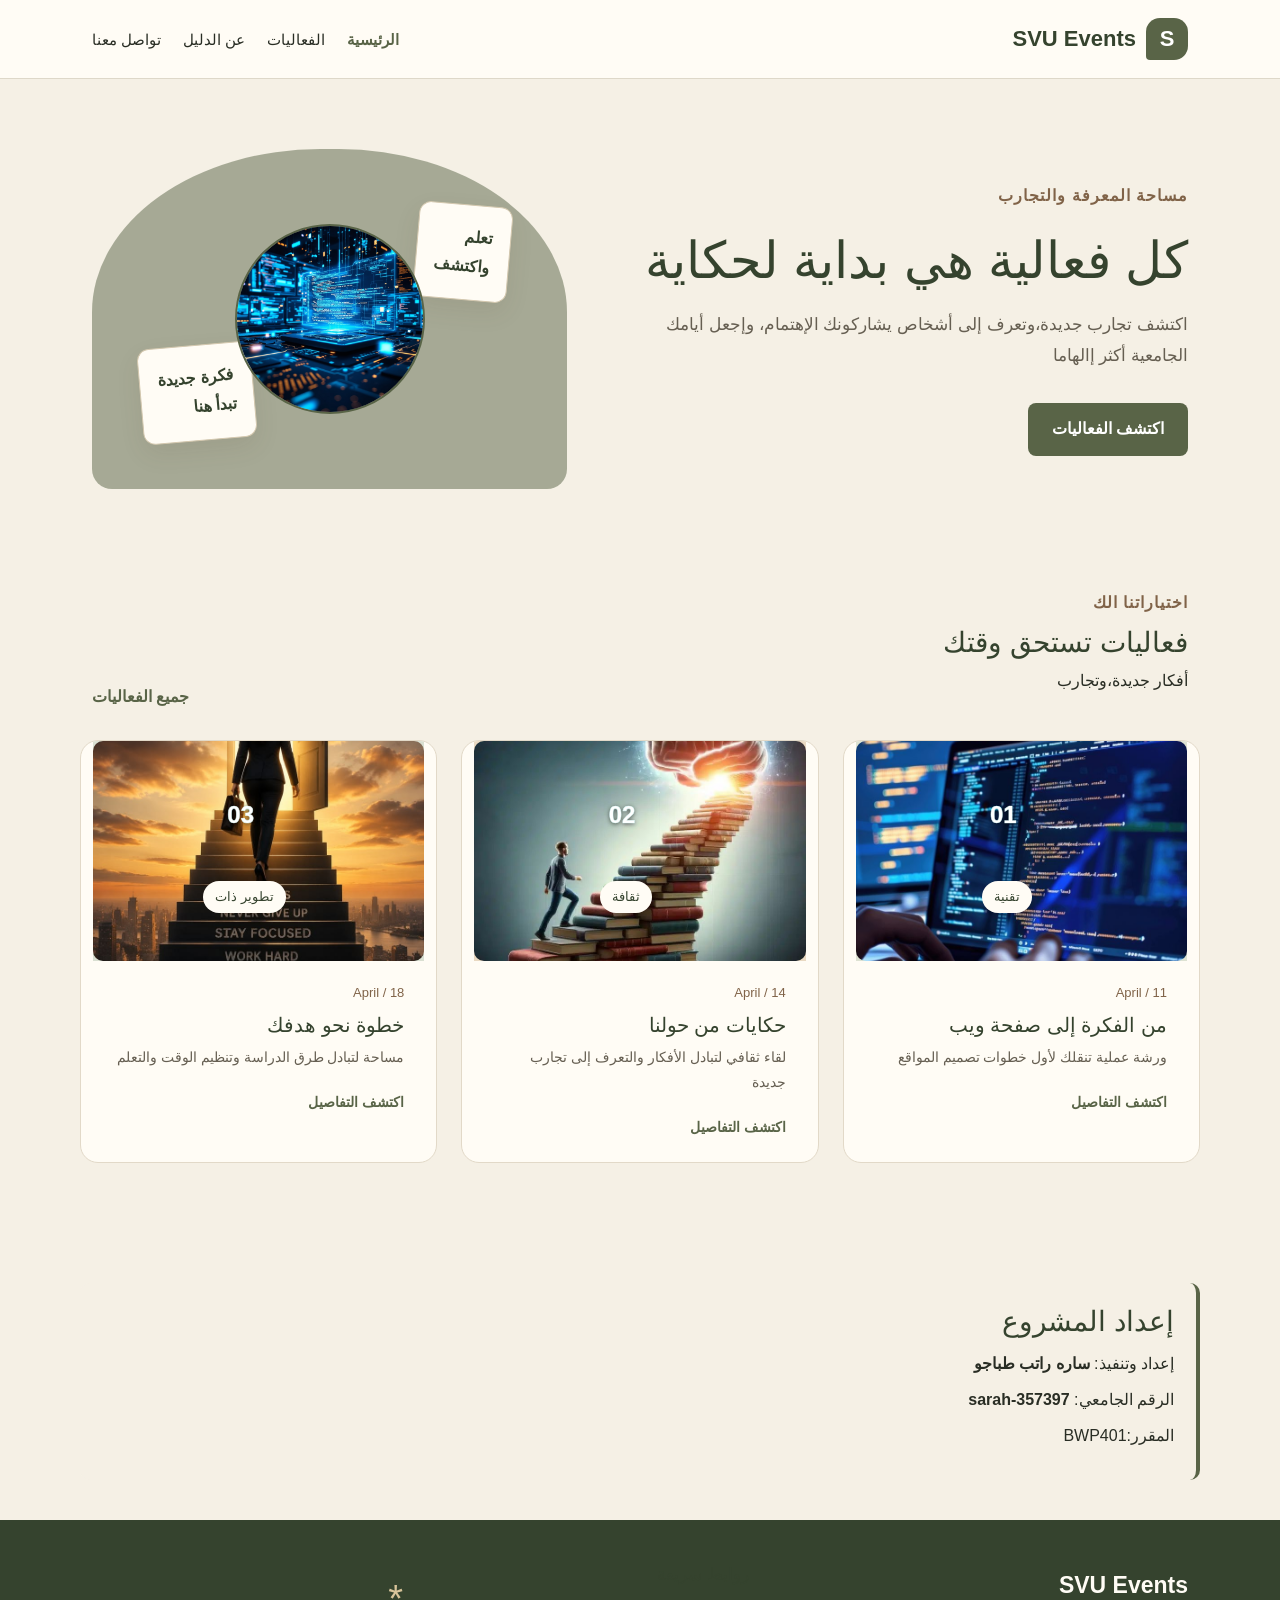
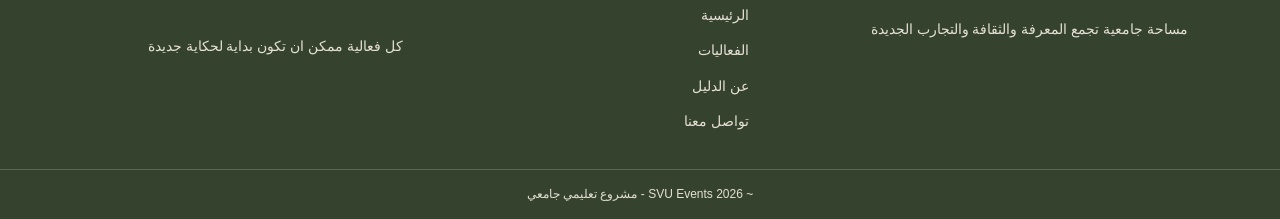
<file: index.html>
<!DOCTYPE html>
<html lang="ar" dir="rtl">
<head>
    <meta charset="UTF-8">                   
    <meta  name="viewport"
    content="width = device-width, initial-scale =1.0">
    <title> دليل فعاليات الجامعة الافتراضية </title>
    <link href="https://cdn.jsdelivr.net/npm/bootstrap@5.3.3/dist/css/bootstrap.min.css" rel="stylesheet">
    <link rel = "stylesheet" href="assets/css/styles.css">         <!--ربط ملف التنسيق-->
</head>
<body>
    <header class="site-header">
        <div class="container header-content">
            <a href="index.html" class="logo">
                <span class="logo-icon">S</span>
                <span>SVU Events</span>
            </a>

            <nav class="main-nav">
                <a href="index.html" class="active"> الرئيسية </a>
                <a href="events.html"> الفعاليات </a>
                <a href="about.html"> عن الدليل </a>
                <a href="contact.html"> تواصل معنا </a>
            </nav>
        </div>
    </header>

    <main>
        <section class="hero container">              <!--القسم الترحيبي-->
            <div class="hero-content">
                <span class="eyebrow"> مساحة المعرفة والتجارب </span>
                <h1> كل فعالية هي بداية لحكاية </h1>
                <p> اكتشف تجارب جديدة،وتعرف إلى أشخاص يشاركونك 
                    الإهتمام، وإجعل أيامك الجامعية أكثر إالهاما
                </p>
                <a href="events.html" class="primary-button"> اكتشف الفعاليات </a>
            </div>

            <div class="hero-art" aria-hidden="true">
                <div class="art-circle">
                    <img src="assets/img/hero-tech.jpg" alt="">
                </div>
                <div class="art-card art-card-one"> تعلم <br> واكتشف </div>
                <div class="art-card art-card-two"> فكرة جديدة <br> تبدأ هنا </div>
            </div>
        </section>

        <section class="featured container">         <!--عرض الفعاليات-->
            <div  class="section-heading">
                <div>
                    <span class="eyebrow"> اختياراتنا الك </span>
                    <h2> فعاليات تستحق وقتك </h2>
                    <p>  أفكار جديدة،وتجارب </p>
                </div>
                <a href="events.html" class="text-link">  جميع الفعاليات </a>
            </div>
            <div class="event-grid  row g-4">
              <article class="event-card">
                <div class="event-visual visual-tech">
                    <img src="assets/img/event1.jpg" alt="فعالية تقنية عن تصميم صفحات الويب" class="event-image">
                    <span class="event-number"> 01 </span>
                    <span class="event-label"> تقنية </span>
                </div>

                <div class="event-info">
                    <p class="event-date"> 11 / April </p>
                    <h3> من الفكرة إلى صفحة ويب </h3>
                    <p>  ورشة عملية تنقلك لأول خطوات تصميم المواقع </p>
                    <a href="event.html?id=1" class="card-link"> اكتشف التفاصيل </a>
                </div>
              </article>  

              <article class="event-card">
                <div class="event-visual visual-culture">
                    <img src="assets/img/event2.jpg" alt="فعالية ثقافية عن الحكايات" class="event-image">
                    <span class="event-number"> 02 </span>
                    <span class="event-label"> ثقافة </span>
                </div>

                <div class="event-info">
                    <p class="event-date"> 14 / April </p>
                    <h3> حكايات من حولنا </h3>
                    <p> لقاء ثقافي لتبادل الأفكار والتعرف إلى تجارب جديدة </p>
                    <a href="event.html?id=2" class="card-link"> اكتشف التفاصيل </a>
                </div>
              </article> 

              <article class="event-card">
                <div class="event-visual visual-learning">
                    <img src="assets/img/event3.jpg" alt="فعالية تطوير الذات وتحقيق الأهداف" class="event-image">
                    <span class="event-number"> 03 </span>
                    <span class="event-label"> تطوير ذات </span>
                </div>

                <div class="event-info">
                    <p class="event-date"> 18 / April </p>
                    <h3> خطوة نحو هدفك </h3>
                    <p>  مساحة لتبادل طرق الدراسة وتنظيم الوقت والتعلم </p>
                    <a href="event.html?id=3" class="card-link"> اكتشف التفاصيل </a>
                </div>
              </article> 

            </div>
        </section>

        <section class="project-owner container">                   <!--بياناتي-->  
            <h2> إعداد المشروع</h2>
            <p> إعداد وتنفيذ: <strong> ساره راتب طباجو</strong></p>
            <p> الرقم الجامعي: <strong> sarah-357397 </strong></p>
            <p> المقرر:BWP401</p>
        </section>
    </main>

    <footer class="site-footer">                     <!--تذييل الصفحة-->
        <div class="container footer-content">
            <div class="footer-about">
                <a href="index.html" class="footer-logo">SVU Events </a>
                <p>  مساحة جامعية تجمع المعرفة والثقافة والتجارب الجديدة </p>
            </div>

            <div class="footer-links">
                <h3> روابط سريعة</h3>
                <a href="index.html">  الرئيسية </a>
                <a href="events.html"> الفعاليات </a>
                <a href="about.html"> عن الدليل </a>
                <a href="contact.html"> تواصل معنا </a>
            </div>

            <div class="footer-note">
                <span class="footer-decoration">*</span>
                <p>   كل فعالية ممكن ان تكون بداية لحكاية جديدة </p>
            </div>

        </div>

        <div class="footer-bottom">                        <!--حقوق المشروع والمعلومات-->
            <p>~ 2026 SVU Events - مشروع تعليمي جامعي </p>
        </div>
    </footer>

    <script src="assets/js/main.js"></script>
</body>    
</html>
</file>
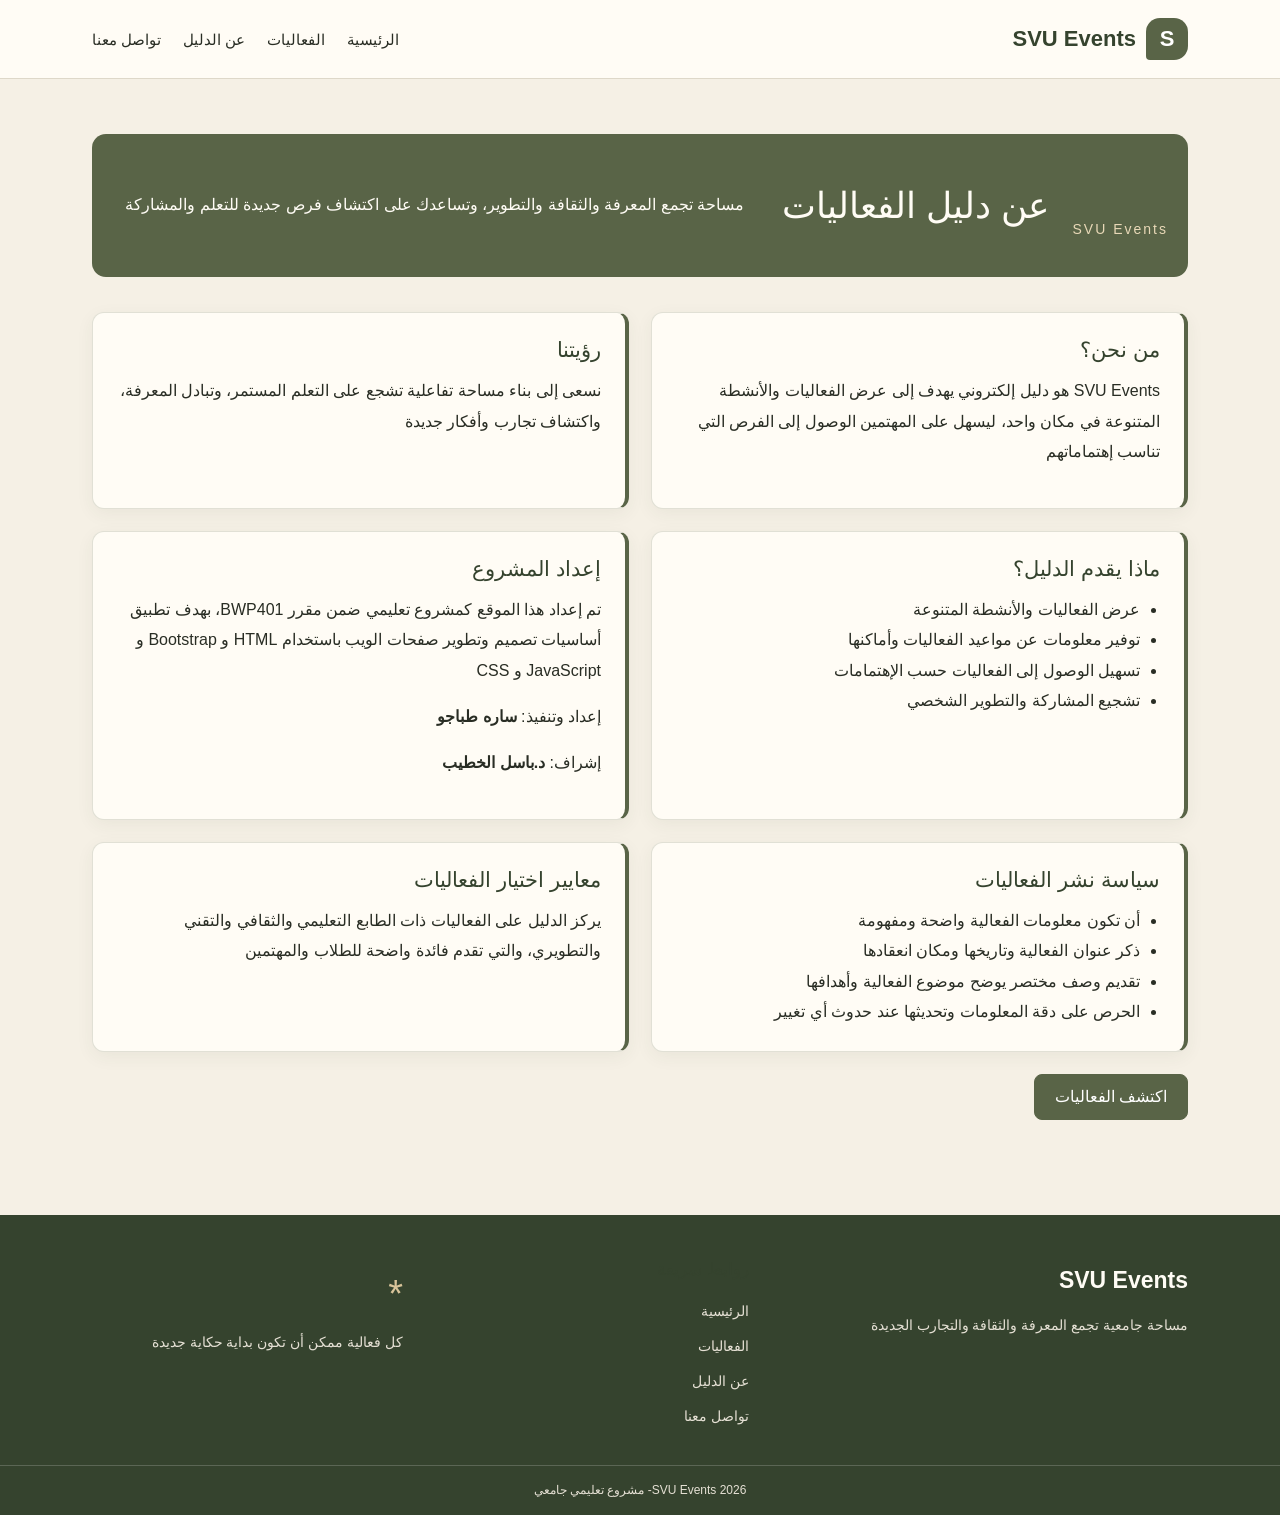
<file: about.html>
<!DOCTYPE html>
<html lang="ar" dir="rtl">
<head>
    <meta charset="UTF-8">
    <meta  name="viewport"
    content="width = device-width, initial-scale =1.0">
    <title>  عن الدليل | SVU Events </title>
    <link href="https://cdn.jsdelivr.net/npm/bootstrap@5.3.3/dist/css/bootstrap.min.css" rel="stylesheet">
    <link rel = "stylesheet" href="assets/css/styles.css">
</head>
<body>                          <!--التعريف بالدليل-->
    <header class="site-header">
        <div class="container header-content">
            <a href="index.html" class="logo">
                <span class="logo-icon">S</span>
                <span> SVU Events </span>  </a>
            <nav class="main-nav">
                <a href="index.html"> الرئيسية </a>
                <a href="events.html"> الفعاليات </a>
                <a href="about.html"> عن الدليل </a>
                <a href="contact.html"> تواصل معنا </a>
            </nav>
        </div>
    </header>

    <main class="container"> 
        <section class="about-page">
            <div class="section-heading">
                <span> SVU Events </span>
                <h1> عن دليل الفعاليات </h1>
                <p> مساحة تجمع المعرفة والثقافة والتطوير، 
                    وتساعدك على اكتشاف فرص جديدة للتعلم والمشاركة
                </p>
            </div>

            <div class="about-content">
                <div class="about-section">
                    <h2> من نحن؟ </h2>
                    <p> SVU Events هو دليل إلكتروني يهدف إلى عرض الفعاليات
                        والأنشطة المتنوعة في مكان واحد، ليسهل على المهتمين الوصول 
                        إلى الفرص التي تناسب إهتماماتهم
                    </p>
                </div>

                <div class="about-section">
                    <h2> رؤيتنا </h2>
                    <p> نسعى إلى بناء مساحة تفاعلية تشجع على التعلم المستمر،
                        وتبادل المعرفة، واكتشاف تجارب وأفكار جديدة
                    </p>
                </div>

                <div class="about-section">
                 <h2> ماذا يقدم الدليل؟ </h2>
                 <ul>
                    <li> عرض الفعاليات والأنشطة المتنوعة</li>
                     <li> توفير معلومات عن مواعيد الفعاليات وأماكنها</li>
                    <li> تسهيل الوصول إلى الفعاليات حسب الإهتمامات</li>
                    <li> تشجيع المشاركة والتطوير الشخصي</li>
                 </ul>
                </div>
                
                <div class="about-section">
                    <h2> إعداد المشروع </h2>
                    <p> تم إعداد هذا الموقع كمشروع تعليمي ضمن مقرر 
                        BWP401،
                        بهدف تطبيق أساسيات تصميم وتطوير صفحات الويب باستخدام
                        HTML و Bootstrap و JavaScript و CSS
                    </p>
                    <p> إعداد وتنفيذ: <strong> ساره طباجو </strong></p>
                    <p> إشراف: <strong> د.باسل الخطيب</strong></p>
                </div>

                <div class="about-section">
                    <h2> سياسة نشر الفعاليات</h2>
                    <ul> 
                        <li> أن تكون معلومات الفعالية واضحة ومفهومة </li>
                        <li> ذكر عنوان الفعالية وتاريخها ومكان انعقادها</li>
                        <li>  تقديم وصف مختصر يوضح موضوع الفعالية وأهدافها</li>
                        <li> الحرص على دقة المعلومات وتحديثها عند حدوث أي تغيير</li>
                    </ul>
                </div>

                <div class="about-section">
                    <h2> معايير اختيار الفعاليات</h2>
                    <p> يركز الدليل على الفعاليات ذات الطابع التعليمي والثقافي 
                        والتقني والتطويري، والتي تقدم فائدة واضحة للطلاب والمهتمين
                    </p>
                </div>
                
             <a href="events.html" class="btn"> اكتشف الفعاليات </a>

            </div>
        </section>
    </main>

    <footer class="site-footer">                                       <!--تذييل الصفحة-->
        <div class="container footer-content">
            <div class="footer-about">
                <a href="index.html" class="footer-logo">SVU Events</a>
                <p> مساحة جامعية تجمع المعرفة والثقافة والتجارب الجديدة </p>
            </div>

            <div class="footer-links">
                <h3> روابط سريعة </h3>
                <a href="index.html"> الرئيسية </a>
                <a href="events.html"> الفعاليات </a>
                <a href="about.html"> عن الدليل </a>
                <a href="contact.html"> تواصل معنا </a>
            </div>

            <div class="footer-note">
                <span class="footer-decoration">*</span>
                <p> كل فعالية ممكن أن تكون بداية حكاية جديدة </p>
            </div>
        </div>

        <div class="footer-bottom">
            <p> 2026 SVU Events- مشروع تعليمي جامعي</p>
        </div>
    </footer>
                                                        <!--ربط مكتبة بوت ستراب الخاصة بالتفاعلات-->
    <script src="https://cdn.jsdelivr.net/npm/bootstrap@5.3.3/dist/js/bootstrap.bundle.min.js"></script>
</body>
</html>
</file>
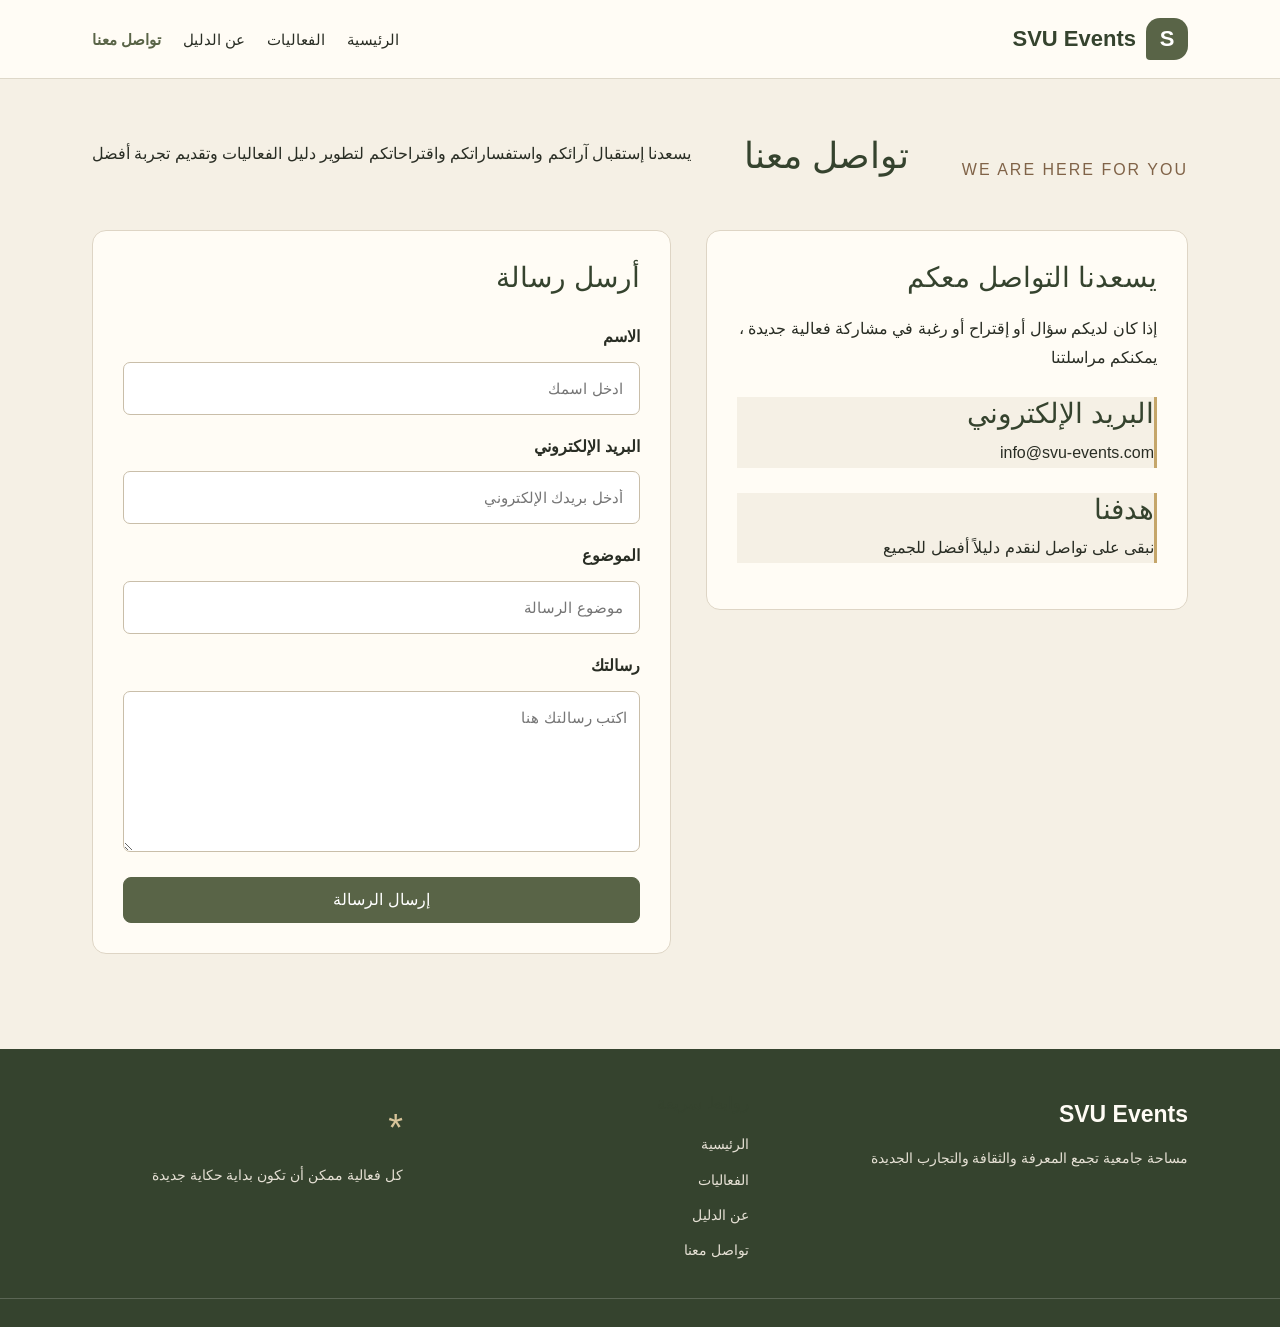
<file: contact.html>
<!DOCTYPE html>
<html lang="ar" dir="rtl">
<head>
    <meta charset="UTF-8">
    <meta  name="viewport"
    content="width = device-width, initial-scale =1.0">
    <title>   تواصل معنا | SVU Events </title>
    <link href="https://cdn.jsdelivr.net/npm/bootstrap@5.3.3/dist/css/bootstrap.min.css" rel="stylesheet">
    <link rel = "stylesheet" href="assets/css/styles.css">
</head>
<body> 

    <header class="site-header">
        <div class="container header-content">
            <a href="index.html" class="logo">
                <span class="logo-icon">S</span>
                <span>SVU Events</span>
            </a>

            <nav class="main-nav">
                <a href="index.html"> الرئيسية </a>
                <a href="events.html"> الفعاليات </a>
                <a href="about.html"> عن الدليل </a>
                <a href="contact.html" class="active"> تواصل معنا </a>
            </nav>
        </div>
    </header>

    <main class="container">  
        <section class="contact-page">
            <div class="section-heading">
                <span>WE ARE HERE FOR YOU </span>
                <h1> تواصل معنا </h1>
                <p> يسعدنا إستقبال آرائكم واستفساراتكم واقتراحاتكم
                    لتطوير دليل الفعاليات وتقديم تجربة أفضل
                </p>
            </div>

            <div class="contact-content">
                <div  class="contact-info">
                    <h2> يسعدنا التواصل معكم </h2>
                    <p> إذا كان لديكم سؤال أو إقتراح أو رغبة في 
                        مشاركة فعالية جديدة ، يمكنكم مراسلتنا </p>
                    <div class="contact-item"> 
                        <h3> البريد الإلكتروني</h3>
                        <p> info@svu-events.com</p>
                    </div>
                    <div class="contact-item"> 
                        <h3> هدفنا</h3>
                        <p> نبقى على تواصل لنقدم دليلاً أفضل للجميع</p>
                    </div>
                </div>

                <div class="contact-form">
                    <h2> أرسل رسالة </h2>
                    <form id="contactForm"> 
                        <label for="name"> الاسم </label>
                        <input type="text" id="name" name="name" placeholder=" ادخل اسمك" required>
                        <label for="email"> البريد الإلكتروني</label>
                        <input type="email" id="email" name="email" placeholder=" أدخل بريدك الإلكتروني" required>
                        <label for="subject"> الموضوع </label>
                        <input type="text" id="subject" name="subject" placeholder=" موضوع الرسالة " required>
                        <label for="message"> رسالتك </label>
                        <textarea id="message" name="message" rows="5" placeholder="اكتب رسالتك هنا" required></textarea>
                        <button type="submit" class="btn"> إرسال الرسالة</button>         <!--زر الإرسال-->
                        <div id="formMessage" class="alert d-none" role="alert" aria-live="polite"></div>          <!--مكان عرض النتيجة-->
                    </form>
                </div>
            </div>
        </section>
    </main>

    <footer class="site-footer">                                       <!--تذييل الصفحة-->
        <div class="container footer-content">
            <div class="footer-about">
                <a href="index.html" class="footer-logo">SVU Events</a>
                <p> مساحة جامعية تجمع المعرفة والثقافة والتجارب الجديدة </p>
            </div>
            <div class="footer-links">
                <h3> روابط سريعة </h3>
                <a href="index.html"> الرئيسية </a>
                <a href="events.html"> الفعاليات </a>
                <a href="about.html"> عن الدليل </a>
                <a href="contact.html"> تواصل معنا </a>
            </div>
            <div class="footer-note">
                <span class="footer-decoration">*</span>
                <p> كل فعالية ممكن أن تكون بداية حكاية جديدة </p>
            </div>
        </div>

        <div class="footer-bottom">
            <p> </p>
        </div>
    </footer>

    <script src="assets/js/contact.js"></script>  
</body>
</html>
</file>
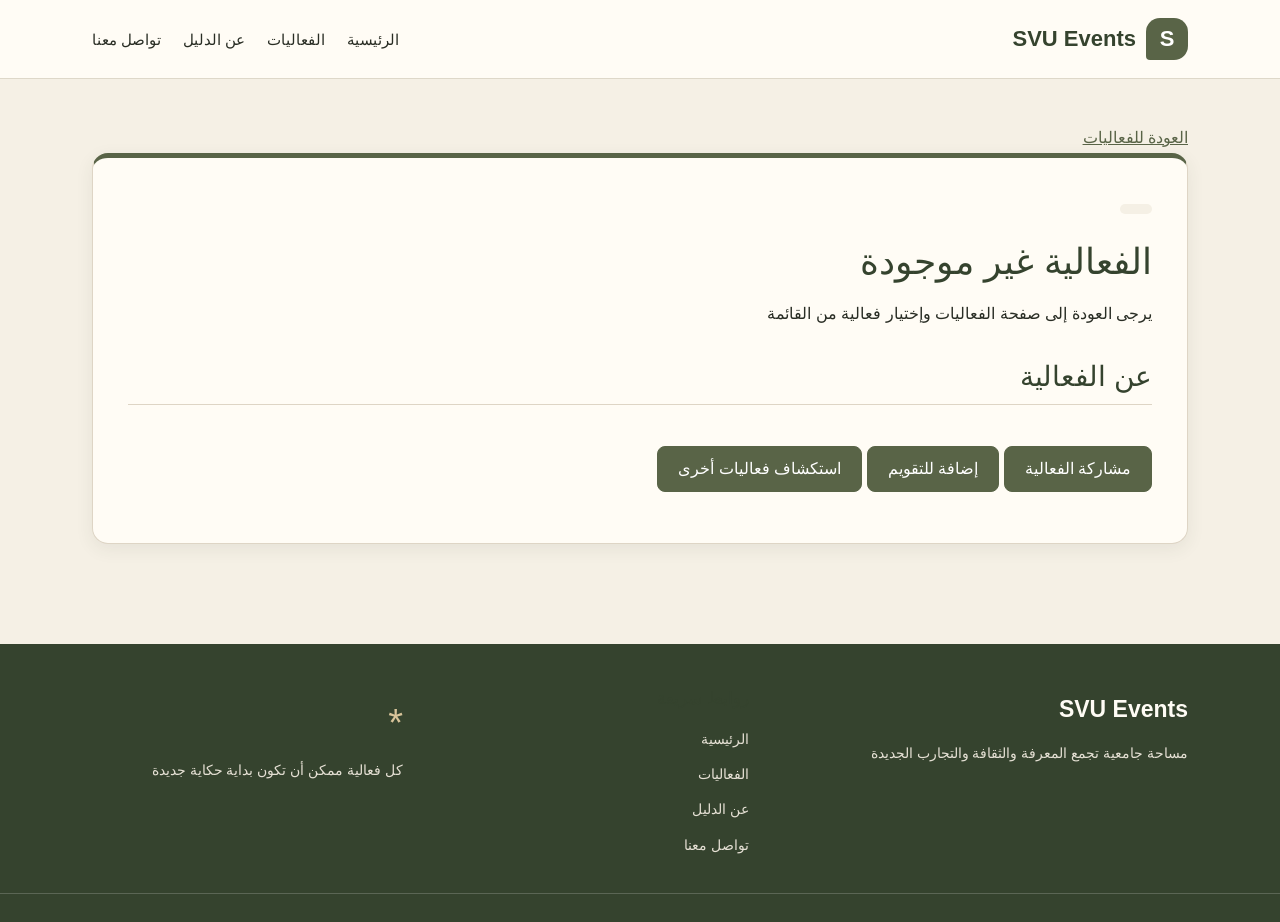
<file: event.html>
<!DOCTYPE html>
<html lang="ar" dir="rtl">
<head>
    <meta charset="UTF-8">
    <meta  name="viewport"
    content="width = device-width, initial-scale =1.0">
    <title>  تفاصيل الفعالية | SVU Events </title>
    <link href="https://cdn.jsdelivr.net/npm/bootstrap@5.3.3/dist/css/bootstrap.min.css" rel="stylesheet">
    <link rel = "stylesheet" href="assets/css/styles.css">
</head>
<body> 

    <header class="site-header">
        <div class="container header-content">
            <a href="index.html" class="logo">
                <span class="logo-icon">S</span>
                <span> SVU Events </span>  </a>
            <nav class="main-nav">
                <a href="index.html"> الرئيسية </a>
                <a href="events.html"> الفعاليات </a>
                <a href="about.html"> عن الدليل </a>
                <a href="contact.html"> تواصل معنا </a>
            </nav>
        </div>
    </header>

    <main class="container"> 
        <section class="event-detail-page">
            <a href="events.html" class="back-link"> العودة للفعاليات </a>
            <div class="event-detail-card">
                <span class="event-category" id="eventCategory"> تقنية </span>
                <h1 id="eventTitle"> من الفكرة إلى صفحة الويب </h1>
                <p class="event-description" id="eventDescription" >
                     تعرف على الخطوات الأولى في تصميم صفحات الويب </p>
                <div class="event-details">
                    <P><strong> التاريخ: </strong> <span id="eventDate"> 11 April </span> </P>
                    <P><strong> الوقت: </strong> <span id="eventTime"> 10:00 am </span> </P>
                    <P><strong> المكان </strong> <span id="eventPlace"> online </span> </P>
                    <P><strong> الفئة المستهدفة </strong> <span id="eventAudience"> المبتدئون والمهتمون بالتقنية </span> </P> 
                </div>
                
                <h2> عن الفعالية </h2>
                <p id="eventAbout"> تهدف هذه الفعالية إلى التعريف بالخطوات الأولى لتصميم صفحات الويب</p>
               
                <div class="event-actions">
                    <button type="button" class="btn" id="shareEvent"> مشاركة الفعالية</button>
                    <button type="button" class="btn" id="calendarEvent"> إضافة للتقويم</button>
                    <a href="events.html" class="btn"> استكشاف فعاليات أخرى</a>
                </div>
                 
                <p id="eventActionMessage" aria-live="polite"></p>
            </div>
        </section>
    </main>

    <footer class="site-footer">                                      <!--تذييل الصفحة-->
        <div class="container footer-content">
            <div class="footer-about">
                <a href="index.html" class="footer-logo">SVU Events</a>
                <p> مساحة جامعية تجمع المعرفة والثقافة والتجارب الجديدة </p>
            </div>
            <div class="footer-links">
                <h3> روابط سريعة </h3>
                <a href="index.html"> الرئيسية </a>
                <a href="events.html"> الفعاليات </a>
                <a href="about.html"> عن الدليل </a>
                <a href="contact.html"> تواصل معنا </a>
            </div>
            <div class="footer-note">
                <span class="footer-decoration">*</span>
                <p> كل فعالية ممكن أن تكون بداية حكاية جديدة </p>
            </div>
        </div>

        <div class="footer-bottom">
            <p> </p>
        </div>
    </footer>

    <script src="assets/js/event.js"> </script>

</body>
</html>
</file>
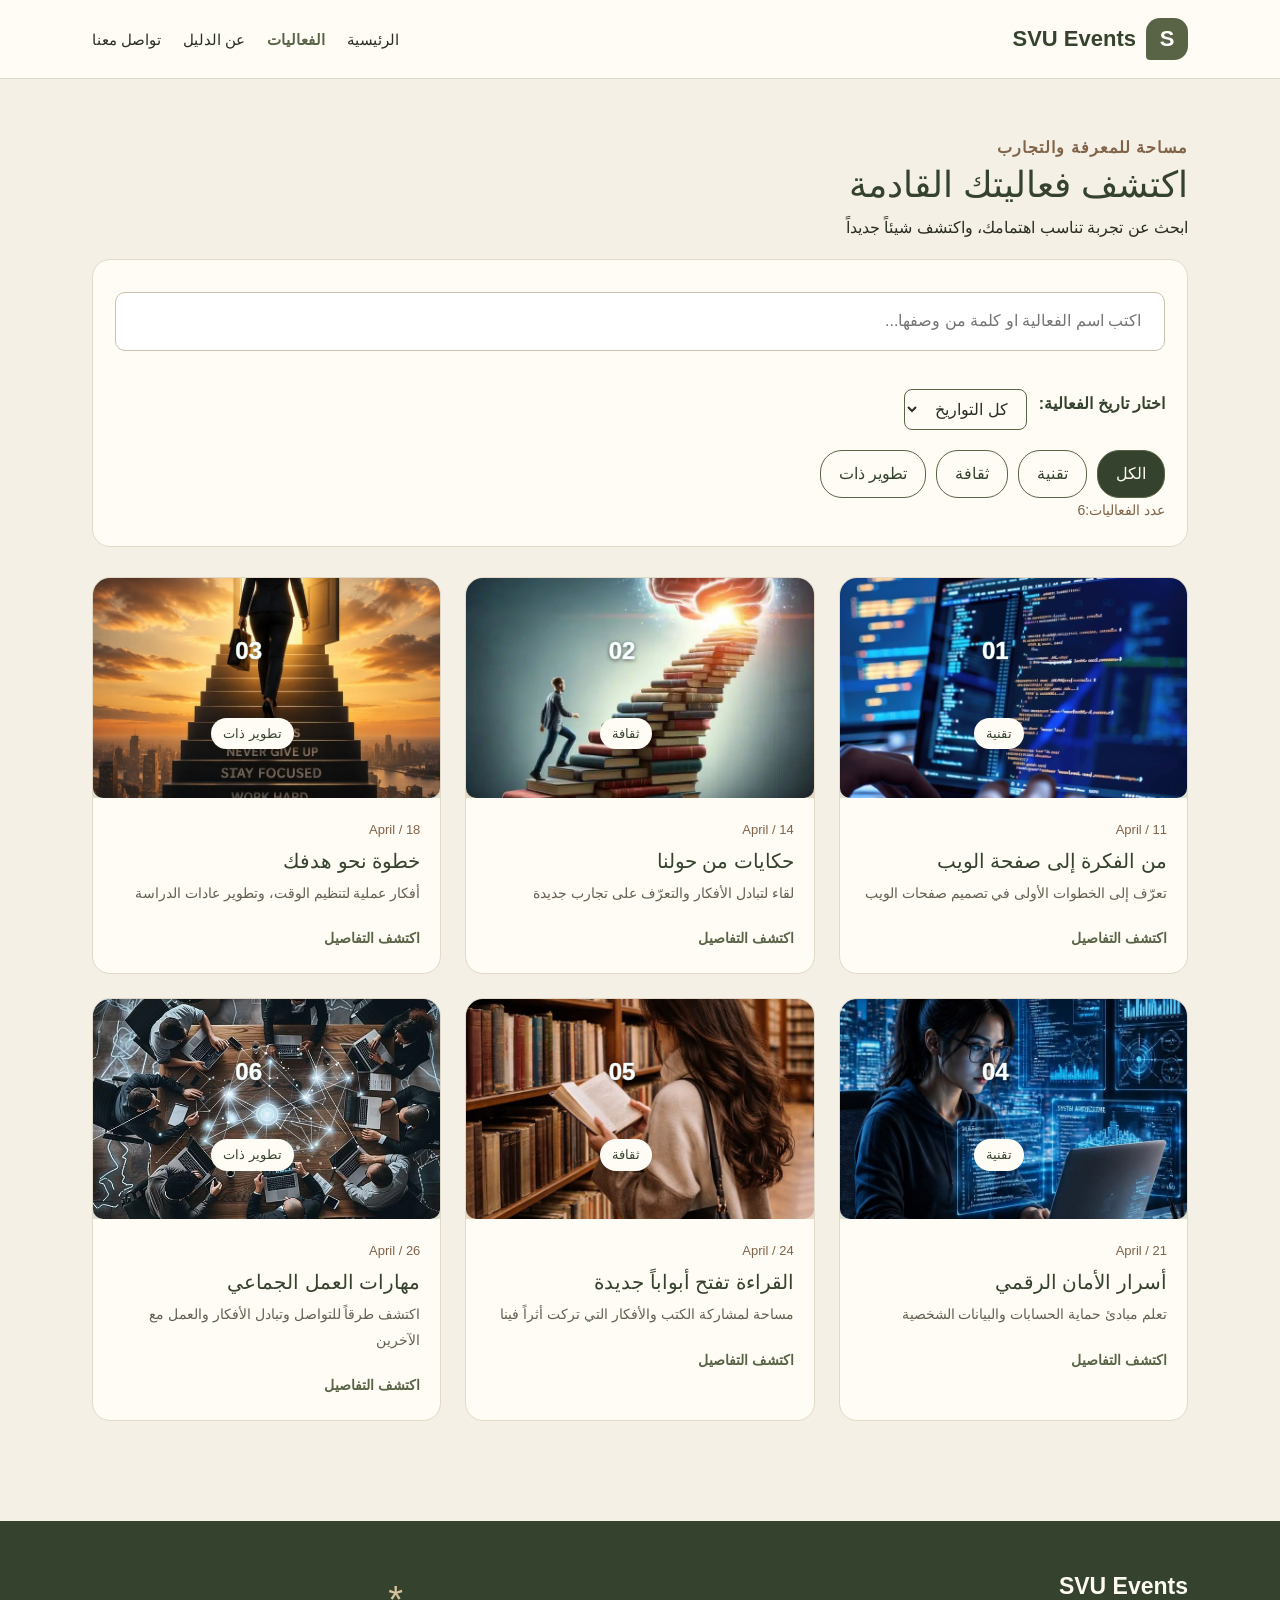
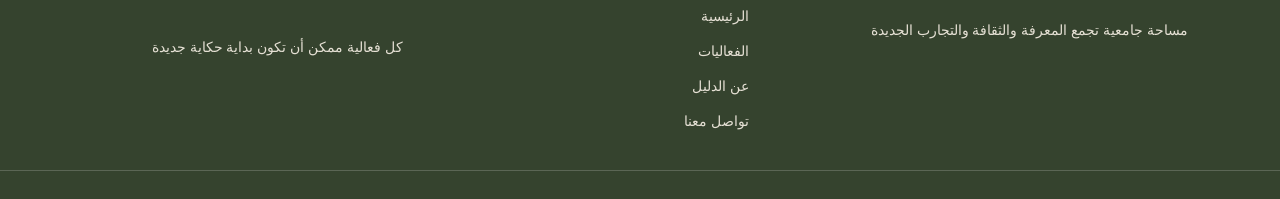
<file: events.html>
<!DOCTYPE html>
<html lang="ar" dir="rtl">
<head>
    <meta charset="UTF-8">
    <meta  name="viewport"
    content="width = device-width, initial-scale =1.0">
    <title> الفعاليات | SVU Events </title>
    <link href="https://cdn.jsdelivr.net/npm/bootstrap@5.3.3/dist/css/bootstrap.min.css" rel="stylesheet">
    <link rel = "stylesheet" href="assets/css/styles.css">
</head>

<body>                        <!--رأس الصفحة + روابط تنقل سريع-->
    <header class="site-header">
        <div class="container header-content">
            <a href="index.html" class="logo">
                <span class="logo-icon">S</span>
                <span>SVU Events</span>
            </a>

            <nav class="main-nav">
                <a href="index.html"> الرئيسية </a>
                <a href="events.html"  class="active"> الفعاليات </a>
                <a href="about.html"> عن الدليل </a>
                <a href="contact.html"> تواصل معنا </a>
            </nav>
        </div>
    </header>
                                          <!--محتوى ص الفعاليات-->
    <main class="container events-page">
        <section class="events-intro">           <!--مقدمة-->
            <span class="eyebrow"> مساحة للمعرفة والتجارب</span>
            <h1> اكتشف فعاليتك القادمة</h1>
            <p> ابحث عن تجربة تناسب اهتمامك، واكتشف شيئاً جديداً </p>
        </section>
                                                   <!--تصفيةوبحث-->
        <section class="event-tools">
          <label for="eventSearch">  </label>
          <input type="search" id="eventSearch" placeholder="  اكتب اسم الفعالية او كلمة من وصفها...">
           
          <div class="date-filter">
            <label for="dateFilter"> اختار تاريخ الفعالية:</label>
            <select id="dateFilter">
                <option value=""> كل التواريخ </option>
                <option value="11-4-2026"> 11 April</option>
                <option value="14-4-2026"> 14 April</option>
                <option value="18-4-2026"> 18 April</option>
                <option value="21-4-2026"> 21 April</option>
                <option value="24-4-2026"> 24 April</option>
                <option value="26-4-2026"> 26 April</option>
            </select>
          </div>

          <div class="filter-buttons" aria-label=" تصفية حسب التصنيف">
            <button type="button" class="filter-btn active" data-filter="all"> الكل </button>
            <button type="button" class="filter-btn" data-filter="تقنية"> تقنية </button>
            <button type="button" class="filter-btn" data-filter="ثقافة"> ثقافة </button>
            <button type="button" class="filter-btn" data-filter="تطوير ذات"> تطوير ذات </button>
          </div>

          <p id="resultsCount" aria-live="polite"> عدد الفعاليات:6</p>
        </section>

        <section class="event-grid events-list" id="eventsList">       <!--القائمة والبطاقات-->
            <article class="event-card" data-category="تقنية" data-event-date="11-4-2026">
                <div class="event-visual visual-tech">
                    <img src="assets/img/event1.jpg" alt="فعالية تقنية عن تصميم صفحات الويب" class="event-image">
                    <span class="event-number">01</span>
                    <span class="event-label">تقنية</span>
                </div>
                
                <div class="event-info">
                    <p class="event-date">11 / April</p>
                    <h3> من الفكرة إلى صفحة الويب </h3>
                    <p> تعرّف إلى الخطوات الأولى  في تصميم صفحات الويب </p>
                    <a href="event.html?id=1" class="card-link"> اكتشف التفاصيل </a>
                </div>
            </article>

            <article class="event-card" data-category="ثقافة" data-event-date="14-4-2026">
                <div class="event-visual visual-culture">
                    <img src="assets/img/event2.jpg" alt="فعالية ثقافية عن الحكايات" class="event-image">
                    <span class="event-number">02</span>
                    <span class="event-label">ثقافة</span>
                </div>
                
                <div class="event-info">
                    <p class="event-date">14 / April</p>
                    <h3> حكايات من حولنا </h3>
                    <p> لقاء لتبادل الأفكار والتعرّف على تجارب جديدة</p>
                    <a href="event.html?id=2" class="card-link"> اكتشف التفاصيل </a>
                </div>
            </article>

            <article class="event-card" data-category="تطوير ذات" data-event-date="18-4-2026">
                <div class="event-visual visual-learning">
                    <img src="assets/img/event3.jpg" alt="فعالية تطوير الذات وتحقيق الأهداف" class="event-image">
                    <span class="event-number">03</span>
                    <span class="event-label">تطوير ذات </span>
                </div>
                
                <div class="event-info">
                    <p class="event-date">18 / April</p>
                    <h3> خطوة نحو هدفك </h3>
                    <p> أفكار عملية لتنظيم الوقت، وتطوير عادات الدراسة </p>
                    <a href="event.html?id=3" class="card-link"> اكتشف التفاصيل </a>
                </div>
            </article>

            <article class="event-card" data-category="تقنية" data-event-date="21-4-2026">
                <div class="event-visual visual-tech">
                    <img src="assets/img/event4.jpg" alt="فعالية حول الأمن الرقمي" class="event-image">
                    <span class="event-number">04</span>
                    <span class="event-label">تقنية </span>
                </div>
                
                <div class="event-info">
                    <p class="event-date">21 / April</p>
                    <h3> أسرار الأمان الرقمي </h3>
                    <p> تعلم مبادئ حماية الحسابات والبيانات الشخصية </p>
                    <a href="event.html?id=4" class="card-link"> اكتشف التفاصيل </a>
                </div>
            </article>

            <article class="event-card" data-category="ثقافة" data-event-date="24-4-2026">
                <div class="event-visual visual-culture">
                    <img src="assets/img/event5.jpg" alt="فعالية القراءة والثقافية" class="event-image">
                    <span class="event-number">05</span>
                    <span class="event-label">ثقافة </span>
                </div>
                
                <div class="event-info">
                    <p class="event-date">24 / April</p>
                    <h3> القراءة تفتح أبواباً جديدة</h3>
                    <p> مساحة لمشاركة الكتب والأفكار التي تركت أثراً فينا </p>
                    <a href="event.html?id=5" class="card-link"> اكتشف التفاصيل </a>
                </div>
            </article>

            <article class="event-card" data-category="تطوير ذات" data-event-date="26-4-2026">
                <div class="event-visual visual-learning">
                    <img src="assets/img/event6.jpg" alt="فعالية مهارات العمل الجماعي" class="event-image">
                    <span class="event-number">06</span>
                    <span class="event-label">تطوير ذات </span>
                </div>
                
                <div class="event-info">
                    <p class="event-date">26 / April</p>
                    <h3> مهارات العمل الجماعي</h3>
                    <p> اكتشف طرقاً للتواصل وتبادل الأفكار والعمل مع الآخرين </p>
                    <a href="event.html?id=6" class="card-link"> اكتشف التفاصيل </a>
                </div>
            </article>
        </section>
                                            
        <p id="noResults" hidden> لم نعثر على فعاليات مطابقة،جرب كلمة بحث أخرى </p>
    </main>

    <footer class="site-footer">                                       <!--تذييل الصفحة-->
        <div class="container footer-content">
            <div class="footer-about">
                <a href="index.html" class="footer-logo">SVU Events</a>
                <p> مساحة جامعية تجمع المعرفة والثقافة والتجارب الجديدة </p>
            </div>
            <div class="footer-links">
                <h3> روابط سريعة </h3>
                <a href="index.html"> الرئيسية </a>
                <a href="events.html"> الفعاليات </a>
                <a href="about.html"> عن الدليل </a>
                <a href="contact.html"> تواصل معنا </a>
            </div>
            <div class="footer-note">
                <span class="footer-decoration">*</span>
                <p> كل فعالية ممكن أن تكون بداية حكاية جديدة </p>
            </div>
        </div>

        <div class="footer-bottom">
            <p> </p>
        </div>
    </footer>

    <script src="assets/js/main.js"></script>                <!--رابط جافا سكريبت للبحث والتصفية-->
</body>
</html>
</file>
<file: assets/css/styles.css>
:root
{                        /*الوان المواقع الاساسية*/
    --olive:#596447;
    --olive-dark:#35432E;
    --beigo:#F5F0E5;
    --cream:#FFFCF5;
    --brown:#806348;
    --text:#292D24;
    --gold:#C5A66A;
}

*{box-sizing:border-box;}           /*التنسيق العام */

body
{
    margin: 0;
    font-family: Arial, Tahoma , sans-serif;
    background-color:var(--beigo);
    color:var(--text);
    line-height:1.8;
}

h1,h2,h3 { color:var(--olive-dark);}
h1{font-size: 36px;}
h2{font-size: 28px;}

a{color:var(--olive);}        /*الروابط*/

img                          /*الصور*/
{
  max-width:100%;
  height:auto;
}

.container                                      /* حاوية المحتويات */
{
 width: min(1120px, 90%);
 margin-inline:auto;
}

.site-header                                   /* رأس الموقع */
{
    background-color: var(--cream);
    border-bottom: 1px solid #DED8C9;
    padding:18px 0;
}

.header-content
{
    display:flex;
    justify-content:space-between;
    align-items: center;
    gap: 24px;
}

.logo
{
    display: flex;
    align-items: center;
    gap: 10px;
    color: var(--olive-dark);
    text-decoration: none;
    font-size: 22px;
    font-weight: bold;
}

.logo-icon
{
    display: grid;
    place-items: center;
    width: 42px;
    height: 42px;
    background-color: var(--olive);
    color: white;
    border-radius: 14px 14px 14px 4px;
}

.main-nav
{
    display: flex;
    flex-wrap: wrap;
    gap: 22px;
}

.main-nav a
{
    color: var(--text);
    text-decoration: none;
    font-size: 15px;
    transition: color 0.2s;
}

.main-nav a:hover,
.main-nav a.active
{
    color: var(--olive);
    font-weight: bold;
}

.hero                                          /* القسم الهندسي */
{
  display: grid;
  grid-template-columns: 1.1fr 0.9fr;
  align-items: center;
  gap: 40px;
  padding-top: 70px;
  padding-bottom: 70px;
}

.eyebrow
{
    color: var(--brown);
    font-weight: bold;
    letter-spacing: 1px;
}

.hero h1
{
    font-size: clamp(32px, 4vw, 52px);
    line-height: 1.4;
    margin: 14px 0;
}

.hero p
{
    font-size: 17px;
    color: #665F52;
    max-width: 560px;
}

.primary-button
{
    display: inline-block;
    margin-top: 16px;
    padding: 12px 24px;
    background-color: var(--olive);
    color: white;
    border-radius: 8px;
    text-decoration: none;
    font-weight: bold;
}

.primary-button:hover {background-color: var(--olive-dark);}

.hero-art                                      /* الرسم الهندسي */                                                 
{
    min-height: 340px;
    position: relative;
    display: grid;
    place-items: center;
    background-color: rgba(89,100,71,0.5);
    border-radius: 48% 48% 20px 20px;
    overflow: hidden;
}

.art-circle
{
    width: 190px;
    height: 190px;
    border: 2px solid var(--olive);
    border-radius: 50%;
    position: absolute;
    overflow: hidden;
    z-index: 1;
}

.art-circle img
{
    width: 100%;
    height: 100%;
    object-fit: cover;
    display: block;
}

.art-card
{
    position: absolute;
    background-color: var(--cream);
    color: var(--olive-dark);
    padding: 18px;
    border: 1px solid #D4C8AF;
    border-radius: 12px;
    box-shadow: 0 10px 25px #51452A18;
    font-weight: bold;
}

.art-card-one
{
    top: 55px;
    right: 12%;
    transform: rotate(5deg);
}

.art-card-two 
{
    bottom: 48px;
    left: 10%;
    transform: rotate(-5deg);
}

.art-star
{
    position: absolute;
    top: 42%;
    left: 44%;
    color: var(--brown);
    font-size: 44px;
}

@media (max-width: 760px)                    /*  ملائمة للشاشات الصفيرة  */
{
 .header-content{flex-direction: column;}
 .main-nav{justify-content: center;  gap: 12px;}
 .hero { grid-template-columns: 1fr;
    padding-top: 40px;
    padding-bottom: 40px; }
 .hero-art {min-height: 280px;}
}

.featured
{
    padding-top: 30px;
    padding-bottom: 80px;
}

.section-heading
{
    display: flex;
    justify-content: space-between;
    align-items: end;
    gap: 24px;
    margin-bottom: 28px;
}

.section-heading h2 {margin: 8px 0;}
.section-heading p {margin-top: 0;}

.text-link,
.card-link
{
    color: var(--olive);
    text-decoration: none;
    font-weight: bold;
}

.event-grid
{
    display: grid;
    grid-template-columns: repeat(3,minmax(0,1fr));
    gap:24px;
}

@media (max-width: 900px){.event-grid{grid-template-columns: repeat(2, minmax(0,1fr));}}
@media (max-width: 600px){.event-grid{grid-template-columns: 1fr;}}

.event-card
{
    background-color: var(--cream);
    border:1px solid #E2D9C8;
    border-radius: 18px;
    overflow: hidden;
    transition: transform 0.2s, box-shadow 0.2s;
}

.event-card:hover
{
    transform: translateY(-5px);
    box-shadow: 0 14px 30px #51452A18;
}

.event-visual
{
    min-height: 180px;
    position: relative;
    display: grid;
    place-items: center;
    overflow: hidden;
}

.visual-tech { background-color: #DDE2D2;}
.visual-culture { background-color: #E9D9C2;}
.visual-learning { background-color: #D9DFD1;}

.event-number
{
    position: absolute;
    top: 12px;
    left: 16px;
    font-size: 14px;
    color: var(--olive-dark);
    font-weight: bold;
}

.visual-symbol
{
    font-size: 72px;
    color: var(--olive);
    line-height: 1;
}

.visual-culture .visual-symbol {color: var(--brown);}

.event-label
{
    position: absolute;
    bottom: 12px;
    right: 14px;
    padding: 4px 12px;
    background-color: var(--cream);
    color: var(--olive-dark);
    border-radius: 20px;
    font-size: 13px;
}

.event-info {padding: 20px;}

.event-date
{
    color: var(--brown);
    font-size: 13px;
    margin: 0 0 8px;
}

.event-info h3
{
    font-size: 20px;
    margin: 0 0 8px;
}

.event-info > p:not(.event-date)
{
    color: #665F52;
    font-size: 14px;
    margin-bottom: 18px;
}

.card-link {font-size: 14px;}

@media (max-width: 760px)
{
    .section-heading 
    {
        align-items: start;
        flex-direction: column;
    }
    .event-grid {grid-template-columns: 1fr;}
}

.site-footer                                              /*   تذييل الموقع */
{
    background-color: var(--olive-dark);
    color: var(--cream);
    margin-top: 40px;
    padding-top: 45px;
}

.footer-content
{
    display: grid;
    grid-template-columns: 1.3fr 1fr 1fr;
    gap: 35px;
    padding-bottom: 35px;
}

.footer-logo
{
    display:inline-block;
    color: var(--cream);
    text-decoration: none;
    font-size: 23px;
    font-weight: bold;
    margin-bottom: 10px;
}

.footer-about p,
.footer-note p
{
    line-height: 1.9;
    color: #E5E0D4;
    font-size: 14px;
}

.footer-links
{
    display: flex;
    flex-direction: column;
    align-items: start;
    gap: 10px;
}

.footer-links h3
{
    margin: 0 0 8px;
    font-size: 17px;
}

.footer-links a
{
    color: #E5E0D4;
    text-decoration: none;
    font-size: 14px;
}

.footer-links a:hover {color: #E5C98A;}

.footer-decoration
{
    font-size: 38px;
    color: #D8C49A;
}

.footer-bottom
{
    border-top: 1px solid #FFFFFF30;
    padding: 14PX 20PX;
    text-align: center;
}

.footer-bottom p
{
    margin: 0;
    color: #E5E0D4;
    font-size: 12px;
}

@media (max-width: 760px)
{
    .footer-content
    {
        grid-template-columns: 1fr;
        gap: 20px;
    }
}

.events-page {padding-top: 55px; padding-bottom: 60px;  }         /*صفحة الفعاليات*/

.event-intro { max-width:720px;  margin-bottom:35px;}

.event-intro h1 
{
    color: var(--olive-dark);
    font-size: clamp(30px, 5vw, 48px);
    margin: 12px 0;
}

.event-intro p {color: var(--brown); line-height: 1.9;}

.event-tools 
{
    background: var(--cream);
    border: 1px solid #E2D9C8;
    border-radius: 18px;
    padding: 22px;
    margin-bottom: 30px;
}

.event-tools label{display: block; font-weight: bold; margin-bottom: 10px;}

.event-tools input 
{
    width: 100%;
    padding: 14px;
    border: 1px solid #C9C0AD;
    border-radius: 10px;
    background: #FFFFFF;
    font: inherit;
    margin-bottom: 18px;
}

.event-tools input:focus{outline: 2px solid var(--olive); outline-offset: 2px;}

.filter-buttons{display: flex; flex-wrap: wrap; gap: 10px;}

.filter-btn
{
    border: 1px solid var(--olive);
    border-radius: 22px;
    padding: 9px 18px;
    background: transparent;
    color: var(--olive-dark);
    cursor: pointer;
    font: inherit;
}

.filter-btn:hover,
.filter-btn.active{background: var(--olive-dark); color: var(--cream);}

#resultsCount{margin-bottom: 0; color: var(--brown); font-size: 14px;}
#noResults{text-align: center; padding: 30px; color: var(--brown);}

@media (max-width:520px)
{
    .events-page{padding-top: 30px;}
    .event-tools{padding: 15px;}
}

/* contact page */
.contact-page{padding:55px 0;}
.contact-page 
.section-heading{text-align: center; margin-bottom: 45px;}
.contact-page
.section-heading span {color: var(--brown); letter-spacing: 2px;}
.contact-content
{
    display: grid;
    grid-template-columns: 1fr 1.2fr;
    gap: 35px;
    align-items: start;
}
.contact-info,
.contact-form
{
    background-color: var(--cream);
    padding: 30px;
    border-radius: 14px;
    border: 1px solid #ded5c5;
}
.contact-info h2,
.contact-form h2{color: var(--olive-dark); margin-bottom: 20px;}
.contact-item 
{
    margin-top: 25px;
    padding: 15;
    border-right: 3px solid var(--gold);
    background-color: var(--beigo);
}
.contact-form form {display: flex; flex-direction: column; gap: 10px;}
.contact-form label {color: var(--text); font-weight: bold; margin-top: 8px;}
.contact-form input,
.contact-form textarea
{
    width: 100%;
    padding: 12px;
    border: 1px solid #c9bea9;
    border-radius: 7px;
    background-color: #fff;
    font-family: inherit;
    font-size: 15px;
}
.contact-form textarea{resize: vertical;}
.contact-form button{margin-top: 15px; cursor: pointer;}

@media (max-width: 700px){.contact-content{grid-template-columns: 1fr;}}

/*about page */
.about-page{padding: 55px 0;}
.about-page 
.section-heading 
{
    text-align: center;
    padding: 35px 20px;
    margin-bottom: 35px;
    background-color: var(--olive);
    color: var(--cream);
    border-radius: 14px;
}
.about-page
.section-heading span{color: #e8d8b7; letter-spacing: 2px; font-size: 14px;}
.about-page
.section-heading h1{color: var(--cream); margin: 15px 0;}
.about-page
.section-heading p{max-width: 650px; margin: auto; line-height: 1.9;}
.about-content{display: grid; grid-template-columns: 1fr 1fr; gap: 22px;}
.about-section 
{
    background-color: var(--cream);
    border: 1px solid #ded5c5;
    border-right: 4px solid  var(--gold);
    border-radius: 12px;
    padding: 25px;
    line-height: 1.9;
}
.about-section h2{color: var(--olive-dark); margin-bottom: 12px;}
.about-section p{color: var(--text);}
.about-section ul{padding-right: 22px; line-height: 2.2;}
.about-content > .btn{justify-self: start; align-self: center;}

@media (max-width: 700px){.about-content{grid-template-columns: 1fr;}}

/*event page*/
.event-detail-page{padding: 45px 0 60px;}
.event-detail-page
.back-line
{
    display: inline-block;
    margin-bottom: 25px;
    color: var(--olive-dark);
    font-weight: bold;
}
.event-detail-card
{
    background-color: var(--cream);
    border: 1px solid #ded5c5;
    border-radius: 16px;
    padding: 35px;
    border-top: 5px solid var(--olive);
    line-height: 2;
    box-shadow: 0 5px 18px rgba(53, 67, 46, 0.08);
}
.event-detail-card h1{color: var(--olive-dark); margin: 15px 0;}
.event-detail-card h2
{
    color: var(--olive-dark);
    margin-top: 30px;
    padding-bottom: 10PX;
    border-bottom: 1PX solid #ded5c5;
}
.event-category
{
    display: inline-block;
    background-color: var(--beigo);
    color: var(--brown);
    padding: 5px 16px;
    border-radius: 20px;
    font-weight: bold;
}
.event-details
{
    background-color: var(--beigo);
    border-right: 4px solid var(--gold);
    padding: 18px 25px;
    margin: 25px 0;
    border-radius: 8px;
}
.event-detail p{margin: 8px 0;}
.event-detail-card .btn{display: inline-block; margin-top: 25px;}

@media (max-width: 600px){.event-detail-card {padding: 20px;}}

/*about content */
.about-content
{
    display: grid;
    grid-template-columns: repeat(2,minmax(0,1fr));
    gap: 22px;
    margin-top: 35px;
}

.about-section
{
    background-color: var(--cream);
    border: 1px solid rgba(89,100,71,0.18);
    border-right: 4px solid var(--olive);
    border-radius: 12px;
    padding: 24px;
    box-shadow: 0 5px 18px rgba(53,67,46,0.06);
}

.about-section h2 {color: var(--olive-dark);  margin-bottom: 14px;  font-size: 21px;}
.about-section p,
.about-section li{color: var(--text);  line-height: 1.9;}
.about-section ul{padding-right: 20px;  margin-bottom: 0;}
.about-content > .btn{justify-self: start;}

@media (max-width: 700px){.about-content{grid-template-columns: 1fr;} .about-section{padding: 18px;}}

/*صور بطاقات الفعاليات */
.event-image
{
    display: block;
    width: 100%;
    height: 210px;
    object-fit: cover;
    border-radius: 10px;
    margin-bottom: 16px;
}

.event-card{overflow: hidden; transition: transform 0.25s ease, box-shadow 0.25s ease;}
.event-card:hover{transform: translateY(-5px); box-shadow: 0 10px 25px rgba(53,67,46,0.12);}

.date-filter{display: flex;  align-items: center;  gap: 12px;  margin: 20px 0;  flex-wrap: wrap;}
.date-filter label{color: var(--olive-dark); font-weight: 600;}
.date-filter select
{
    padding: 10px 14px;
    border: 1px solid var(--olive);
    border-radius: 8px;
    background: var(--cream);
    color: var(--text);
}
.btn
{
  display: inline-block;
  padding: 10px 20px;
  border: 1px solid var(--olive);
  border-radius: 8px;
  background-color: var(--olive);
  color: white;
  text-decoration: none;
  cursor: pointer;
  transition: 0.2s ease;
}

.btn:hover{background-color: var(--olive-dark); color: white;} 

@media(max-width: 600px)              /*show on a phone */
{
    .event-image{height: 180px;}
    .date-filter{align-items: stretch; flex-direction: column;}
    .date-filter select{width: 100%;}
}

.project-owner                         /*my information */
{
    margin-top: 40px;
    margin-bottom: 40px;
    padding: 22px;
    background-color: var(--beigo);
    border-right: 4px solid var(--olive);
    border-radius: 10px;
}

.project-owner h2{color: var(--olive-dark); margin-bottom: 12px;}
.project-owner p{margin-bottom: 7px; line-height: 1.8;}

.event-visual{position: relative; overflow: hidden; min-height: 220px;}
.event-image{position: absolute; inset: 0; width: 100%; height: 100%; object-fit: cover; z-index: 0;}
.event-visual .event-number,
.event-visual .visual-symbol,
.event-visual .event-label{position: relative; z-index: 1;}

.event-number
{
    position: absolute;
    top: 15px;
    right:18px;
    color: #fff;
    -webkit-text-stroke: 0.6px rgba(225,255,255,0.8);
    text-shadow: 0 1px 4px rgba(0,0,0,0.65);
    font-size: 24px;
    font-weight: 600;
    z-index: 2;
}
</file>
